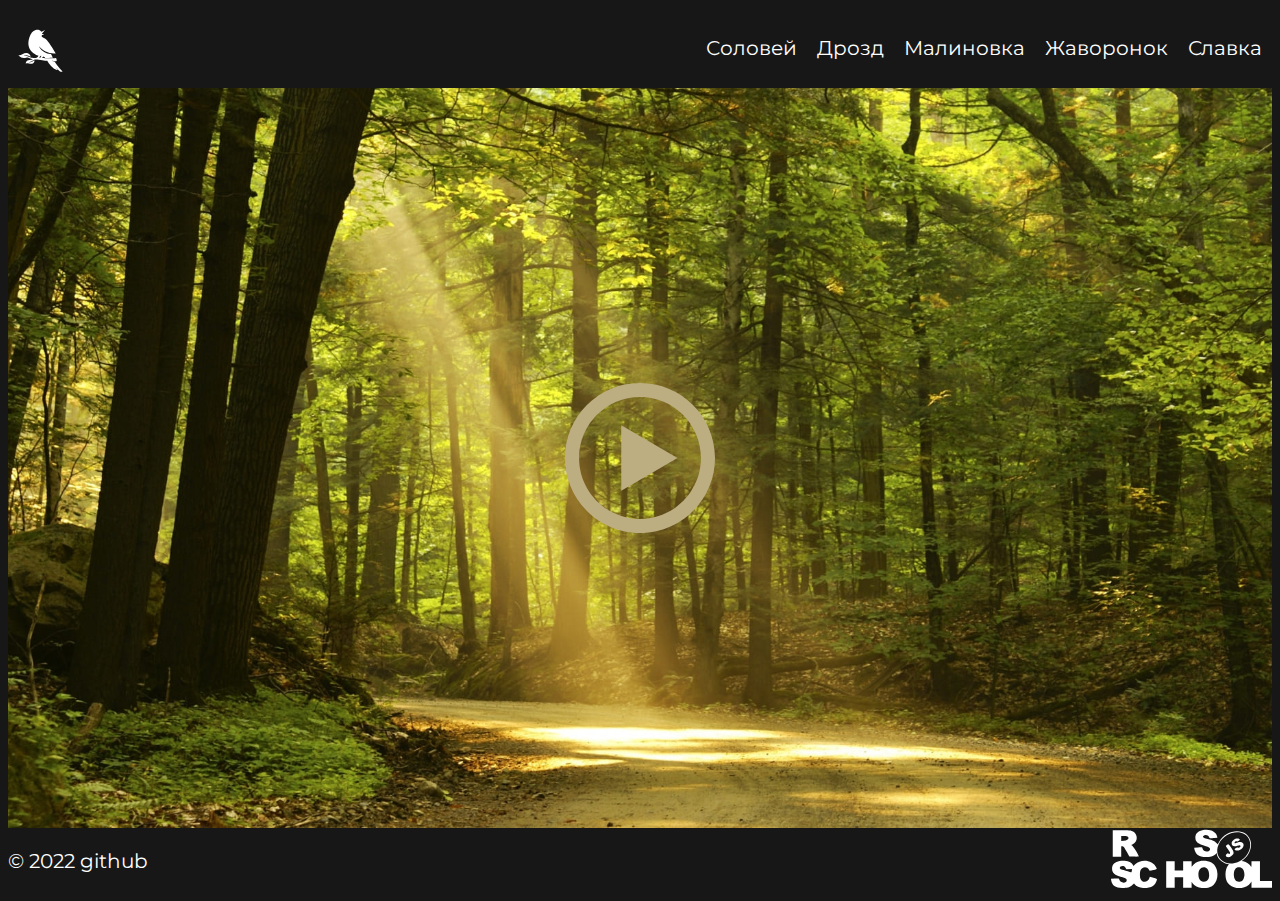
<file: eco-sounds/index.html>
<!DOCTYPE html>
<html lang="en">
<head>
    <meta charset="UTF-8">
    <meta http-equiv="X-UA-Compatible" content="IE=edge">
    <meta name="viewport" content="width=device-width, initial-scale=1.0">
    <link rel="preconnect" href="https://fonts.googleapis.com"> 
    <link rel="preconnect" href="https://fonts.gstatic.com" crossorigin> 
    <link href="https://fonts.googleapis.com/css2?family=Montserrat:wght@200;400;700&display=swap" rel="stylesheet">
    <link rel="stylesheet" href="./style.css" />
    <link rel="stylesheet2" href="./resetstyle.css" />
    <link rel="icon" href="./assets/favicon.ico">
    <title>Ecosounds</title>
</head>
<body>
    <header class="header">
        <div class="container header-container">
            <logo class="logo nav-item active" data-item="logo"></logo>
            <nav class="nav">
              <ul class="nav-list">
                <li class="nav-item solovey-item" data-item="solovey">Соловей</li>
                <li class="nav-item drozd-item" data-item="drozd">Дрозд</a></li>
                <li class="nav-item zarynka-item" data-item="zarynka">Малиновка</li>
                <li class="nav-item javoronok-item" data-item="javoronok">Жаворонок</li>
                <li class="nav-item slavka-item" data-item="slavka">Славка</li>
              </ul>
            </nav>
          </div>
    </header>
    <main class="main">

        <button class="audio-button"></button>
    </main>
    <footer>
        <div class="footer-container">
            <div class="github-container">©  2022  <a href="https://github.com/tonywkx" class="github">github</a>
            </div>
            <a href="https://rs.school/js-stage0/" class="rss"> <img src="./assets/svg/rss.svg" class="rss-img"> </a>
        </div>
    </footer>
    <script src="./index.js"></script> 
</body>
</html>
</file>
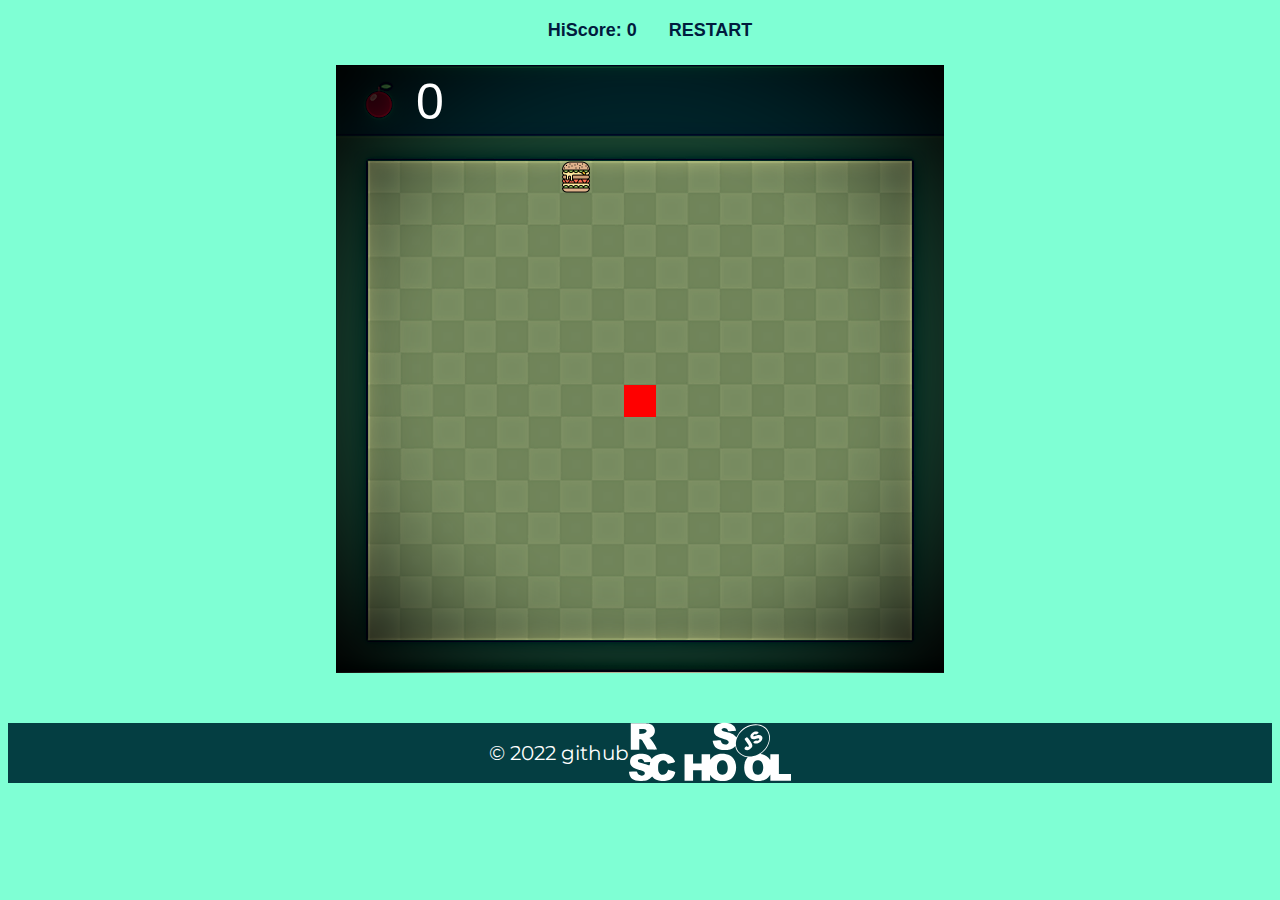
<file: random-game/index.html>
<!DOCTYPE html>
<html lang="en">
<head>
    <meta charset="UTF-8">
    <meta http-equiv="X-UA-Compatible" content="IE=edge">
    <meta name="viewport" content="width=device-width, initial-scale=1.0">
    <link rel="preconnect" href="https://fonts.googleapis.com"> 
    <link rel="preconnect" href="https://fonts.gstatic.com" crossorigin> 
    <link href="https://fonts.googleapis.com/css2?family=Montserrat:wght@200;400;700&display=swap" rel="stylesheet">
    <link rel="stylesheet" href="./style.css" />
    <link rel="stylesheet2" href="./reset.css" />
    <link rel="icon" href="./assets/ico-snake.ico">
    <title>SNAKE</title>
</head>
<body>
    <header>
        <button id="hiscoreBox">HISCORE: 0</button>
        <button class="restart">RESTART</button>
    </header>
    <main>
        <canvas id="game" width="608px" height="608px"></canvas>
    </main>
    <footer>
        <div class="footer-container">
            <div class="github-container">©  2022  <a href="https://github.com/tonywkx" class="github">github</a>
            </div>
            <a href="https://rs.school/js-stage0/" class="rss"> <img src="./assets/rss.svg" class="rss-img"> </a>
        </div>
    </footer>
    <script src="./index.js"></script> 
</body>
</html>
</file>
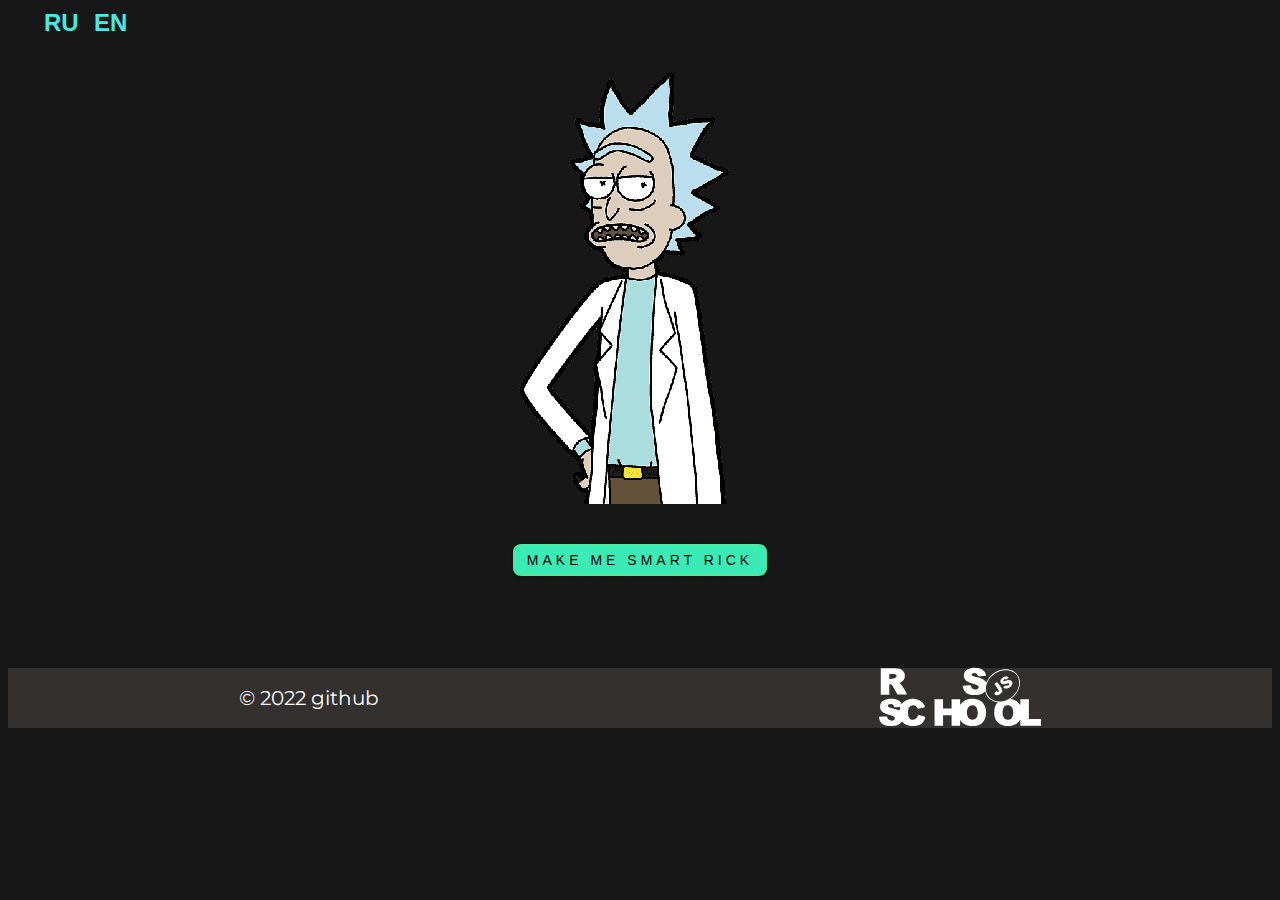
<file: random-jokes/index.html>
<!DOCTYPE html>
<html lang="en">
<head>
    <meta charset="UTF-8">
    <meta http-equiv="X-UA-Compatible" content="IE=edge">
    <meta name="viewport" content="width=device-width, initial-scale=1.0">
    <link rel="preconnect" href="https://fonts.googleapis.com"> 
    <link rel="preconnect" href="https://fonts.gstatic.com" crossorigin> 
    <link href="https://fonts.googleapis.com/css2?family=Montserrat:wght@200;400;700&display=swap" rel="stylesheet">
    <link rel="stylesheet" href="./style.css" />
    <link rel="stylesheet2" href="./resetStyle.css" />
    <link rel="icon" href="./assets/fav.ico">
    <title>Random-jokes</title>
</head>
  <body>
    <header>
      <div class="header-container">
        <button class="button ru">RU</button>
        <button class="button en">EN</button>
      </div>
    </header>
    <main>
      <div class="container">
        <img src="./assets/rick.png" alt="rick" />
        <button type="btn" class="btn">make me smart rick</button>
        <p class="empty"> </p>
      </div>
    </main>
    <footer>
        <div class="footer-container">
            <div class="github-container">©  2022  <a href="https://github.com/tonywkx" class="github">github</a>
            </div>
            <a href="https://rs.school/js-stage0/" class="rss"> <img src="./assets/rss.svg" class="rss-img"> </a>
        </div>
    </footer>
    <script src="./index.js"></script> 
</body>
</html>
</file>
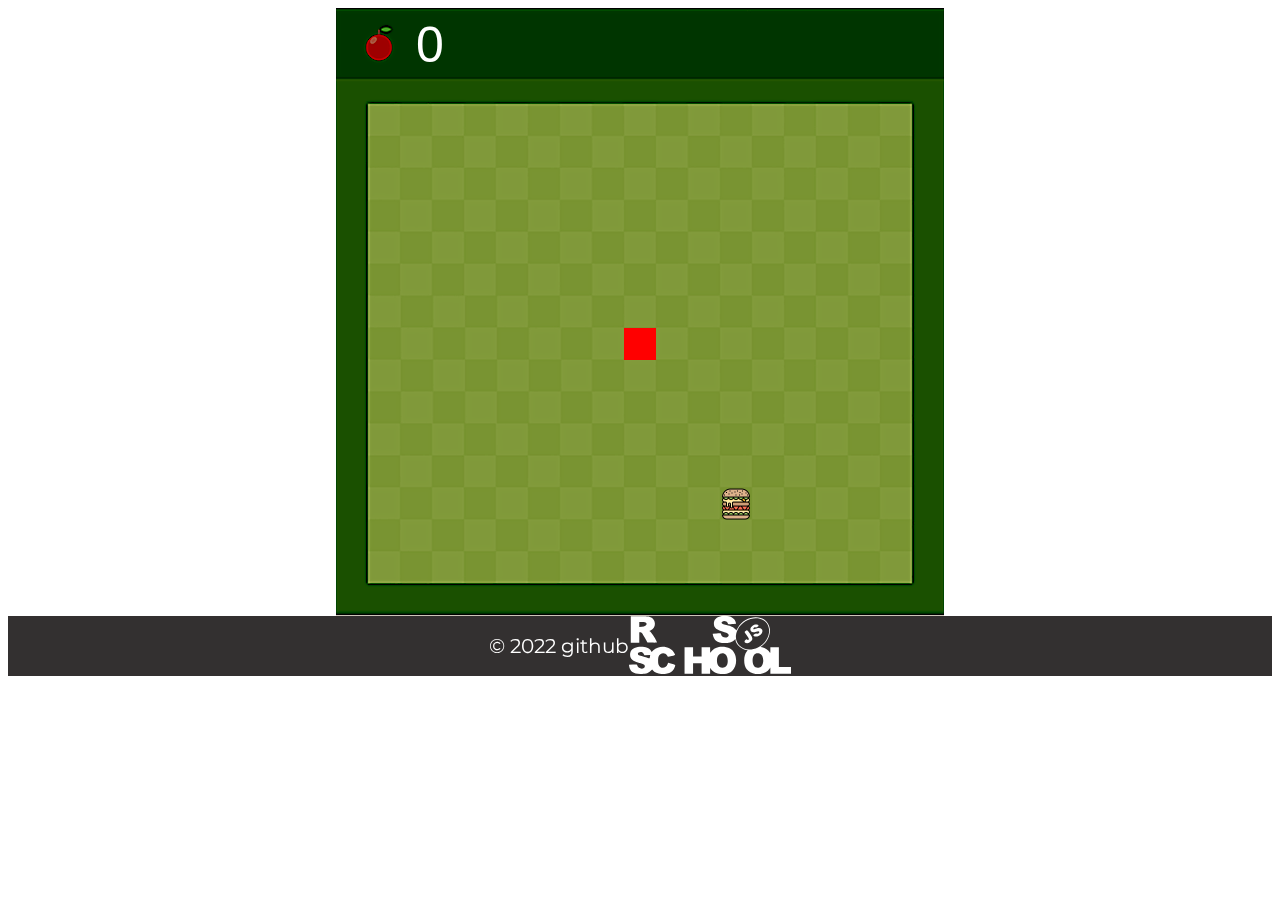
<file: tic-tac-toe/index.html>
<!DOCTYPE html>
<html lang="en">
<head>
    <meta charset="UTF-8">
    <meta http-equiv="X-UA-Compatible" content="IE=edge">
    <meta name="viewport" content="width=device-width, initial-scale=1.0">
    <link rel="preconnect" href="https://fonts.googleapis.com"> 
    <link rel="preconnect" href="https://fonts.gstatic.com" crossorigin> 
    <link href="https://fonts.googleapis.com/css2?family=Montserrat:wght@200;400;700&display=swap" rel="stylesheet">
    <link rel="stylesheet" href="./style.css" />
    <link rel="stylesheet2" href="./reset.css" />
    <link rel="icon" href="./assets/ico-tic-tac.ico">
    <title>Tic-Tac-Toe</title>
</head>
<body>
    <main>
        <canvas id="game" width="608px" height="608px"></canvas>
    </main>
    <footer>
        <div class="footer-container">
            <div class="github-container">©  2022  <a href="https://github.com/tonywkx" class="github">github</a>
            </div>
            <a href="https://rs.school/js-stage0/" class="rss"> <img src="./assets/rss.svg" class="rss-img"> </a>
        </div>
    </footer>
    <script src="./index.js"></script> 
</body>
</html>
</file>
<file: eco-sounds/style.css>
:root {
    --bg-dark: #000000;
    --color-gold: #BDAE82;
    --color-white: #ffffff;
  }

html{
    box-sizing: border-box;
    scroll-behavior: smooth; 
    overflow-x: hidden;
}
*, *::before, *::after{
    box-sizing: inherit;
}

body{
    font-family: Montserrat;
    font-style: normal;
    font-weight: normal;
    font-size: 20px;
    line-height: 24px;
    line-height: 1.2;
    font-weight: normal;
    color: #ffffff;
    background-color: #090a09f1;
}

img{
    max-width: 100%;
    height: auto;
}

button{
    transition: 0.5s;
}

.container{
    max-width: 1440px;
    margin: 0 auto;
    padding: 0 20px;
}

/* header */

header{
    width: 100%;
    
    margin: 0 auto;
}

.header-container {
    position: relative;
    display: flex;
    justify-content: space-between;
    align-items: center;
    padding: 0px 10px;
  }
  
  .logo {
    width: 50px;
    height: 50px;
    background-image: url('./assets/svg/logo1.svg');
    background-size: contain;
    background-repeat: no-repeat;  
    transition: 0.5s;
  }
  
  .logo:hover {
    filter: invert(21%) sepia(25%) saturate(413%) hue-rotate(7deg) brightness(86%) contrast(85%);
    box-shadow: 0 0 0 2em rgba(255, 255, 255, 0);
	animation: pulse 1s;
}


@keyframes pulse{
	0%{box-shadow: 0 0 0 0 #BDAE82}
}

  
  .nav {
    margin-left: auto;
  }
  
  .nav-list {
    display: flex;
    justify-content: space-between;
    align-items: center; 
    list-style: none;
  }
  
  .nav-item {
    padding: 0 10px;
    color: #fff;
    font-size: 20px;
    line-height: 40px;
    transition: 0.5s;
    cursor: pointer;
  }
  
  .nav-item:last-child {
    padding-right: 0;
  }
  
  .nav-item:hover {
    color: var(--color-gold);
  }
  
  .nav-item-active {
      color: var(--color-gold);
    /*filter: invert(21%) sepia(25%) saturate(413%) hue-rotate(7deg) brightness(86%) contrast(85%);*/
  }
  
  .nav-item-active:hover {
    filter: none;
  }

/* main */

.main {
    display: flex;
    justify-content: center;
    align-items: center;
    height: calc(100vh - 160px);
    min-height: 280px;
    background-image: url("./assets/img/logo.jpg");
    background-size: cover;
  }

  .solovey-active{
    background-image: url("./assets/img/solovey.jpg");
  }
  /*.drozd-active{
    background-image: url("./assets/img/drozd.jpg")
  }
  .zarynka-active{
    background-image: url("./assets/img/zarynka.jpg")
  }
  .javoronok-active{
    background-image: url("./assets/img/javoronok.jpg")
  }
  .slavka-active{
    background-image: url("./assets/img/slavka.jpg")
  }*/
  

  


  .audio-button {
    width: 150px;
    height: 150px;
    background-image: url("./assets/svg/play.svg");
    background-size: contain;
    background-color: transparent;
    border: 0;  
    transition: .7s;
  }

  .pause {  
    background-image: url("./assets/svg/pause.svg");
  }
  
  
  .audio-button:hover {
    filter: brightness(.45);
    box-shadow: 0 0 0 2em rgba(255, 255, 255, 0);
	animation: pulse 1s;
}


@keyframes pulse{
	0%{box-shadow: 0 0 0 0 #BDAE82}
}


/* footer */

.footer{
    height: 60px;
    display: flex;
    justify-content: center;
    align-items: center;
    align-content: space-between;
    background-color: rgb(51, 48, 48);
  }

.footer-container{
    display: flex;
    justify-content: center;
    justify-content: space-between;
    align-items: center;
    margin: 0 auto;
    color: #fff;
    font-family: Montserrat;
    font-style: normal;
    font-weight: normal;
    font-size: 20px;
    line-height: 24px;
  }

.github{
    color: #fff;
    text-decoration: none;
    font-family: Montserrat;
    font-style: normal;
    font-weight: normal;
    font-size: 20px;
    line-height: 24px;
  }

.github:hover{
    color: var(--color-gold);
}  
  
.rss{
    text-decoration: none;
  }

.rss-img{
    height: 60px;
    color: #FFFFFF;
  }

.rss-img:hover{
    filter: invert(21%) sepia(25%) saturate(413%) hue-rotate(7deg) brightness(86%) contrast(85%);
}
</file>
<file: random-game/style.css>
html{
    box-sizing: border-box;
    scroll-behavior: smooth; 
    overflow-x: hidden;
  }
  *, *::before, *::after{
    box-sizing: inherit;
  }

body{
  background-color: aquamarine;
}

header{
  display: flex;
  justify-content: center;
  align-items: center;
  margin-top: 15px;
}

button{
  height: 30px;
  border: 0;
  border-radius: 0px;
  background: transparent;
  cursor: pointer;
  font-weight: 800;
  color: rgb(1, 27, 61);
  margin-left: 20px;
  font-size: large;
}

button:hover{
  color: #FFFFFF;
}

canvas{
    display: block;
    margin: 0 auto;
}

main{
  margin-top: 20px;
}

footer{
    height: 60px;
    display: flex;
    justify-content: center;
    align-items: center;
    align-content: space-between;
    background-color: rgb(4, 62, 66);
    margin-top: 50px;
  }
  
  .footer-container{
    display: flex;
    justify-content: space-between;
    align-items: center;
    margin: 0 auto;
    color: #fff;
    font-family: Montserrat;
    font-style: normal;
    font-weight: normal;
    font-size: 20px;
    line-height: 24px;
  }
  
  .github{
    color: #fff;
    text-decoration: none;
    font-family: Montserrat;
    font-style: normal;
    font-weight: normal;
    font-size: 20px;
    line-height: 24px;
  }
  
  .github:hover{
    color: rgb(180, 144, 44);
  }  
    
  .rss{
    text-decoration: none;
    
  }
  
  .rss-img{
    height: 60px;
    color: #FFFFFF;
  }
  
  .rss-img:hover{
    filter: invert(21%) sepia(25%) saturate(413%) hue-rotate(7deg) brightness(86%) contrast(85%);
  }
</file>
<file: random-jokes/style.css>
:root {
  --bg-dark: #000000;
  --color-gold: #BDAE82;
  --color-white: #ffffff;
}

html{
  box-sizing: border-box;
  scroll-behavior: smooth; 
  overflow-x: hidden;
}
*, *::before, *::after{
  box-sizing: inherit;
}

body{
  font-family: Montserrat;
  font-style: normal;
  font-weight: normal;
  font-size: 20px;
  line-height: 24px;
  line-height: 1.2;
  font-weight: normal;
  color: #ffffff;
  background-color: #090a09f1;
}

img{
  max-width: 100%;
  height: auto;
}

button{
  transition: 0.5s;
}
  
.container {
  width: 90vw;
  max-width: 60em;
  margin: 0 auto;
  margin-top: 2rem;
  text-align: center;
  display: grid;
  justify-items: center;
}

.button{
  height: 10px;
  width: 15px;
  background-color: transparent;
  color: #49e9e1;
  font-weight: 800;
  font-size: 24px;
  border: 0;
  border-radius: 0px;
  margin-left: 30px;
  cursor: pointer;
}
  
.empty {
  margin-top: 2rem;
  color: hsl(187, 71%, 43%);
  margin-bottom: 60px;
  font-size: 1.5rem;
}
  
.btn {
  text-transform: uppercase;
  background: #3aebb6;
  color: rgb(0, 0, 0);
  padding: 0.375rem 0.75rem;
  letter-spacing: 0.25rem;
  display: block;
  transition: all 0.3s linear;
  font-size: 0.875rem;
  border: 2px solid #49e99e;
  cursor: pointer;
  box-shadow: 0 1px 3px rgba(0, 0, 0, 0.2);
  border-radius: 0.5rem;
  margin-top: 40px;
}

.btn:hover {
  color: #49a6e9;
  background: hsl(86, 70%, 44%);
}

footer{
  height: 60px;
  display: flex;
  justify-content: center;
  align-items: center;
  align-content: space-between;
  background-color: rgb(51, 48, 48);
}

.footer-container{
  display: flex;
  justify-content: space-between;
  align-items: center;
  margin: 0 auto;
  color: #fff;
  font-family: Montserrat;
  font-style: normal;
  font-weight: normal;
  font-size: 20px;
  line-height: 24px;
}

.github{
  color: #fff;
  text-decoration: none;
  font-family: Montserrat;
  font-style: normal;
  font-weight: normal;
  font-size: 20px;
  line-height: 24px;
}

.github:hover{
  color: var(--color-gold);
}  
  
.rss{
  text-decoration: none;
  margin-left: 500px;
}

.rss-img{
  height: 60px;
  color: #FFFFFF;
}

.rss-img:hover{
  filter: invert(21%) sepia(25%) saturate(413%) hue-rotate(7deg) brightness(86%) contrast(85%);
}
</file>
<file: tic-tac-toe/style.css>
html{
    box-sizing: border-box;
    scroll-behavior: smooth; 
    overflow-x: hidden;
  }
  *, *::before, *::after{
    box-sizing: inherit;
  }


canvas{
    display: block;
    margin: 0 auto;
}







footer{
    height: 60px;
    display: flex;
    justify-content: center;
    align-items: center;
    align-content: space-between;
    background-color: rgb(51, 48, 48);
  }
  
  .footer-container{
    display: flex;
    justify-content: space-between;
    align-items: center;
    margin: 0 auto;
    color: #fff;
    font-family: Montserrat;
    font-style: normal;
    font-weight: normal;
    font-size: 20px;
    line-height: 24px;
  }
  
  .github{
    color: #fff;
    text-decoration: none;
    font-family: Montserrat;
    font-style: normal;
    font-weight: normal;
    font-size: 20px;
    line-height: 24px;
  }
  
  .github:hover{
    color: var(--color-gold);
  }  
    
  .rss{
    text-decoration: none;
    
  }
  
  .rss-img{
    height: 60px;
    color: #FFFFFF;
  }
  
  .rss-img:hover{
    filter: invert(21%) sepia(25%) saturate(413%) hue-rotate(7deg) brightness(86%) contrast(85%);
  }
</file>
<file: eco-sounds/resetstyle.css>
/* http://meyerweb.com/eric/tools/css/reset/
   v2.0-modified | 20110126
   License: none (public domain)
*/

html, body, div, span, applet, object, iframe,
h1, h2, h3, h4, h5, h6, p, blockquote, pre,
a, abbr, acronym, address, big, cite, code,
del, dfn, em, img, ins, kbd, q, s, samp,
small, strike, strong, sub, sup, tt, var,
b, u, i, center,
dl, dt, dd, ol, ul, li,
fieldset, form, label, legend,
table, caption, tbody, tfoot, thead, tr, th, td,
article, aside, canvas, details, embed,
figure, figcaption, footer, header, hgroup,
menu, nav, output, ruby, section, summary,
time, mark, audio, video {
  margin: 0;
	padding: 0;
	border: 0;
	font-size: 100%;
	font: inherit;
	vertical-align: baseline;
}

/* make sure to set some focus styles for accessibility */
:focus {
    outline: 0;
}

/* HTML5 display-role reset for older browsers */
article, aside, details, figcaption, figure,
footer, header, hgroup, menu, nav, section {
	display: block;
}

body {
	line-height: 1;
}

ol, ul {
	list-style: none;
}

blockquote, q {
	quotes: none;
}

blockquote:before, blockquote:after,
q:before, q:after {
	content: '';
	content: none;
}

table {
	border-collapse: collapse;
	border-spacing: 0;
}

input[type=search]::-webkit-search-cancel-button,
input[type=search]::-webkit-search-decoration,
input[type=search]::-webkit-search-results-button,
input[type=search]::-webkit-search-results-decoration {
    -webkit-appearance: none;
    -moz-appearance: none;
}

input[type=search] {
    -webkit-appearance: none;
    -moz-appearance: none;
    -webkit-box-sizing: content-box;
    -moz-box-sizing: content-box;
    box-sizing: content-box;
}

textarea {
    overflow: auto;
    vertical-align: top;
    resize: vertical;
}

/**
 * Correct `inline-block` display not defined in IE 6/7/8/9 and Firefox 3.
 */

audio,
canvas,
video {
    display: inline-block;
    *display: inline;
    *zoom: 1;
    max-width: 100%;
}

/**
 * Prevent modern browsers from displaying `audio` without controls.
 * Remove excess height in iOS 5 devices.
 */

audio:not([controls]) {
    display: none;
    height: 0;
}

/**
 * Address styling not present in IE 7/8/9, Firefox 3, and Safari 4.
 * Known issue: no IE 6 support.
 */

[hidden] {
    display: none;
}

/**
 * 1. Correct text resizing oddly in IE 6/7 when body `font-size` is set using
 *    `em` units.
 * 2. Prevent iOS text size adjust after orientation change, without disabling
 *    user zoom.
 */

html {
    font-size: 100%; /* 1 */
    -webkit-text-size-adjust: 100%; /* 2 */
    -ms-text-size-adjust: 100%; /* 2 */
}

/**
 * Address `outline` inconsistency between Chrome and other browsers.
 */

a:focus {
    outline: thin dotted;
}

/**
 * Improve readability when focused and also mouse hovered in all browsers.
 */

a:active,
a:hover {
    outline: 0;
}

/**
 * 1. Remove border when inside `a` element in IE 6/7/8/9 and Firefox 3.
 * 2. Improve image quality when scaled in IE 7.
 */

img {
    border: 0; /* 1 */
    -ms-interpolation-mode: bicubic; /* 2 */
}

/**
 * Address margin not present in IE 6/7/8/9, Safari 5, and Opera 11.
 */

figure {
    margin: 0;
}

/**
 * Correct margin displayed oddly in IE 6/7.
 */

form {
    margin: 0;
}

/**
 * Define consistent border, margin, and padding.
 */

fieldset {
    border: 1px solid #c0c0c0;
    margin: 0 2px;
    padding: 0.35em 0.625em 0.75em;
}

/**
 * 1. Correct color not being inherited in IE 6/7/8/9.
 * 2. Correct text not wrapping in Firefox 3.
 * 3. Correct alignment displayed oddly in IE 6/7.
 */

legend {
    border: 0; /* 1 */
    padding: 0;
    white-space: normal; /* 2 */
    *margin-left: -7px; /* 3 */
}

/**
 * 1. Correct font size not being inherited in all browsers.
 * 2. Address margins set differently in IE 6/7, Firefox 3+, Safari 5,
 *    and Chrome.
 * 3. Improve appearance and consistency in all browsers.
 */

button,
input,
select,
textarea {
    font-size: 100%; /* 1 */
    margin: 0; /* 2 */
    vertical-align: baseline; /* 3 */
    *vertical-align: middle; /* 3 */
}

/**
 * Address Firefox 3+ setting `line-height` on `input` using `!important` in
 * the UA stylesheet.
 */

button,
input {
    line-height: normal;
}

/**
 * Address inconsistent `text-transform` inheritance for `button` and `select`.
 * All other form control elements do not inherit `text-transform` values.
 * Correct `button` style inheritance in Chrome, Safari 5+, and IE 6+.
 * Correct `select` style inheritance in Firefox 4+ and Opera.
 */

button,
select {
    text-transform: none;
}

/**
 * 1. Avoid the WebKit bug in Android 4.0.* where (2) destroys native `audio`
 *    and `video` controls.
 * 2. Correct inability to style clickable `input` types in iOS.
 * 3. Improve usability and consistency of cursor style between image-type
 *    `input` and others.
 * 4. Remove inner spacing in IE 7 without affecting normal text inputs.
 *    Known issue: inner spacing remains in IE 6.
 */

button,
html input[type="button"], /* 1 */
input[type="reset"],
input[type="submit"] {
    -webkit-appearance: button; /* 2 */
    cursor: pointer; /* 3 */
    *overflow: visible;  /* 4 */
}

/**
 * Re-set default cursor for disabled elements.
 */

button[disabled],
html input[disabled] {
    cursor: default;
}

/**
 * 1. Address box sizing set to content-box in IE 8/9.
 * 2. Remove excess padding in IE 8/9.
 * 3. Remove excess padding in IE 7.
 *    Known issue: excess padding remains in IE 6.
 */

input[type="checkbox"],
input[type="radio"] {
    box-sizing: border-box; /* 1 */
    padding: 0; /* 2 */
    *height: 13px; /* 3 */
    *width: 13px; /* 3 */
}

/**
 * 1. Address `appearance` set to `searchfield` in Safari 5 and Chrome.
 * 2. Address `box-sizing` set to `border-box` in Safari 5 and Chrome
 *    (include `-moz` to future-proof).
 */

input[type="search"] {
    -webkit-appearance: textfield; /* 1 */
    -moz-box-sizing: content-box;
    -webkit-box-sizing: content-box; /* 2 */
    box-sizing: content-box;
}

/**
 * Remove inner padding and search cancel button in Safari 5 and Chrome
 * on OS X.
 */

input[type="search"]::-webkit-search-cancel-button,
input[type="search"]::-webkit-search-decoration {
    -webkit-appearance: none;
}

/**
 * Remove inner padding and border in Firefox 3+.
 */

button::-moz-focus-inner,
input::-moz-focus-inner {
    border: 0;
    padding: 0;
}

/**
 * 1. Remove default vertical scrollbar in IE 6/7/8/9.
 * 2. Improve readability and alignment in all browsers.
 */

textarea {
    overflow: auto; /* 1 */
    vertical-align: top; /* 2 */
}

/**
 * Remove most spacing between table cells.
 */

table {
    border-collapse: collapse;
    border-spacing: 0;
}

html,
button,
input,
select,
textarea {
    color: #222;
}


::-moz-selection {
    background: #b3d4fc;
    text-shadow: none;
}

::selection {
    background: #b3d4fc;
    text-shadow: none;
}

img {
    vertical-align: middle;
}

fieldset {
    border: 0;
    margin: 0;
    padding: 0;
}

textarea {
    resize: vertical;
}

.chromeframe {
    margin: 0.2em 0;
    background: #ccc;
    color: #000;
    padding: 0.2em 0;
}
</file>
<file: random-jokes/resetStyle.css>
/* http://meyerweb.com/eric/tools/css/reset/
   v2.0-modified | 20110126
   License: none (public domain)
*/

html, body, div, span, applet, object, iframe,
h1, h2, h3, h4, h5, h6, p, blockquote, pre,
a, abbr, acronym, address, big, cite, code,
del, dfn, em, img, ins, kbd, q, s, samp,
small, strike, strong, sub, sup, tt, var,
b, u, i, center,
dl, dt, dd, ol, ul, li,
fieldset, form, label, legend,
table, caption, tbody, tfoot, thead, tr, th, td,
article, aside, canvas, details, embed,
figure, figcaption, footer, header, hgroup,
menu, nav, output, ruby, section, summary,
time, mark, audio, video {
  margin: 0;
	padding: 0;
	border: 0;
	font-size: 100%;
	font: inherit;
	vertical-align: baseline;
}

/* make sure to set some focus styles for accessibility */
:focus {
    outline: 0;
}

/* HTML5 display-role reset for older browsers */
article, aside, details, figcaption, figure,
footer, header, hgroup, menu, nav, section {
	display: block;
}

body {
	line-height: 1;
}

ol, ul {
	list-style: none;
}

blockquote, q {
	quotes: none;
}

blockquote:before, blockquote:after,
q:before, q:after {
	content: '';
	content: none;
}

table {
	border-collapse: collapse;
	border-spacing: 0;
}

input[type=search]::-webkit-search-cancel-button,
input[type=search]::-webkit-search-decoration,
input[type=search]::-webkit-search-results-button,
input[type=search]::-webkit-search-results-decoration {
    -webkit-appearance: none;
    -moz-appearance: none;
}

input[type=search] {
    -webkit-appearance: none;
    -moz-appearance: none;
    -webkit-box-sizing: content-box;
    -moz-box-sizing: content-box;
    box-sizing: content-box;
}

textarea {
    overflow: auto;
    vertical-align: top;
    resize: vertical;
}

/**
 * Correct `inline-block` display not defined in IE 6/7/8/9 and Firefox 3.
 */

audio,
canvas,
video {
    display: inline-block;
    *display: inline;
    *zoom: 1;
    max-width: 100%;
}

/**
 * Prevent modern browsers from displaying `audio` without controls.
 * Remove excess height in iOS 5 devices.
 */

audio:not([controls]) {
    display: none;
    height: 0;
}

/**
 * Address styling not present in IE 7/8/9, Firefox 3, and Safari 4.
 * Known issue: no IE 6 support.
 */

[hidden] {
    display: none;
}

/**
 * 1. Correct text resizing oddly in IE 6/7 when body `font-size` is set using
 *    `em` units.
 * 2. Prevent iOS text size adjust after orientation change, without disabling
 *    user zoom.
 */

html {
    font-size: 100%; /* 1 */
    -webkit-text-size-adjust: 100%; /* 2 */
    -ms-text-size-adjust: 100%; /* 2 */
}

/**
 * Address `outline` inconsistency between Chrome and other browsers.
 */

a:focus {
    outline: thin dotted;
}

/**
 * Improve readability when focused and also mouse hovered in all browsers.
 */

a:active,
a:hover {
    outline: 0;
}

/**
 * 1. Remove border when inside `a` element in IE 6/7/8/9 and Firefox 3.
 * 2. Improve image quality when scaled in IE 7.
 */

img {
    border: 0; /* 1 */
    -ms-interpolation-mode: bicubic; /* 2 */
}

/**
 * Address margin not present in IE 6/7/8/9, Safari 5, and Opera 11.
 */

figure {
    margin: 0;
}

/**
 * Correct margin displayed oddly in IE 6/7.
 */

form {
    margin: 0;
}

/**
 * Define consistent border, margin, and padding.
 */

fieldset {
    border: 1px solid #c0c0c0;
    margin: 0 2px;
    padding: 0.35em 0.625em 0.75em;
}

/**
 * 1. Correct color not being inherited in IE 6/7/8/9.
 * 2. Correct text not wrapping in Firefox 3.
 * 3. Correct alignment displayed oddly in IE 6/7.
 */

legend {
    border: 0; /* 1 */
    padding: 0;
    white-space: normal; /* 2 */
    *margin-left: -7px; /* 3 */
}

/**
 * 1. Correct font size not being inherited in all browsers.
 * 2. Address margins set differently in IE 6/7, Firefox 3+, Safari 5,
 *    and Chrome.
 * 3. Improve appearance and consistency in all browsers.
 */

button,
input,
select,
textarea {
    font-size: 100%; /* 1 */
    margin: 0; /* 2 */
    vertical-align: baseline; /* 3 */
    *vertical-align: middle; /* 3 */
}

/**
 * Address Firefox 3+ setting `line-height` on `input` using `!important` in
 * the UA stylesheet.
 */

button,
input {
    line-height: normal;
}

/**
 * Address inconsistent `text-transform` inheritance for `button` and `select`.
 * All other form control elements do not inherit `text-transform` values.
 * Correct `button` style inheritance in Chrome, Safari 5+, and IE 6+.
 * Correct `select` style inheritance in Firefox 4+ and Opera.
 */

button,
select {
    text-transform: none;
}

/**
 * 1. Avoid the WebKit bug in Android 4.0.* where (2) destroys native `audio`
 *    and `video` controls.
 * 2. Correct inability to style clickable `input` types in iOS.
 * 3. Improve usability and consistency of cursor style between image-type
 *    `input` and others.
 * 4. Remove inner spacing in IE 7 without affecting normal text inputs.
 *    Known issue: inner spacing remains in IE 6.
 */

button,
html input[type="button"], /* 1 */
input[type="reset"],
input[type="submit"] {
    -webkit-appearance: button; /* 2 */
    cursor: pointer; /* 3 */
    *overflow: visible;  /* 4 */
}

/**
 * Re-set default cursor for disabled elements.
 */

button[disabled],
html input[disabled] {
    cursor: default;
}

/**
 * 1. Address box sizing set to content-box in IE 8/9.
 * 2. Remove excess padding in IE 8/9.
 * 3. Remove excess padding in IE 7.
 *    Known issue: excess padding remains in IE 6.
 */

input[type="checkbox"],
input[type="radio"] {
    box-sizing: border-box; /* 1 */
    padding: 0; /* 2 */
    *height: 13px; /* 3 */
    *width: 13px; /* 3 */
}

/**
 * 1. Address `appearance` set to `searchfield` in Safari 5 and Chrome.
 * 2. Address `box-sizing` set to `border-box` in Safari 5 and Chrome
 *    (include `-moz` to future-proof).
 */

input[type="search"] {
    -webkit-appearance: textfield; /* 1 */
    -moz-box-sizing: content-box;
    -webkit-box-sizing: content-box; /* 2 */
    box-sizing: content-box;
}

/**
 * Remove inner padding and search cancel button in Safari 5 and Chrome
 * on OS X.
 */

input[type="search"]::-webkit-search-cancel-button,
input[type="search"]::-webkit-search-decoration {
    -webkit-appearance: none;
}

/**
 * Remove inner padding and border in Firefox 3+.
 */

button::-moz-focus-inner,
input::-moz-focus-inner {
    border: 0;
    padding: 0;
}

/**
 * 1. Remove default vertical scrollbar in IE 6/7/8/9.
 * 2. Improve readability and alignment in all browsers.
 */

textarea {
    overflow: auto; /* 1 */
    vertical-align: top; /* 2 */
}

/**
 * Remove most spacing between table cells.
 */

table {
    border-collapse: collapse;
    border-spacing: 0;
}

html,
button,
input,
select,
textarea {
    color: #222;
}


::-moz-selection {
    background: #b3d4fc;
    text-shadow: none;
}

::selection {
    background: #b3d4fc;
    text-shadow: none;
}

img {
    vertical-align: middle;
}

fieldset {
    border: 0;
    margin: 0;
    padding: 0;
}

textarea {
    resize: vertical;
}

.chromeframe {
    margin: 0.2em 0;
    background: #ccc;
    color: #000;
    padding: 0.2em 0;
}
</file>
